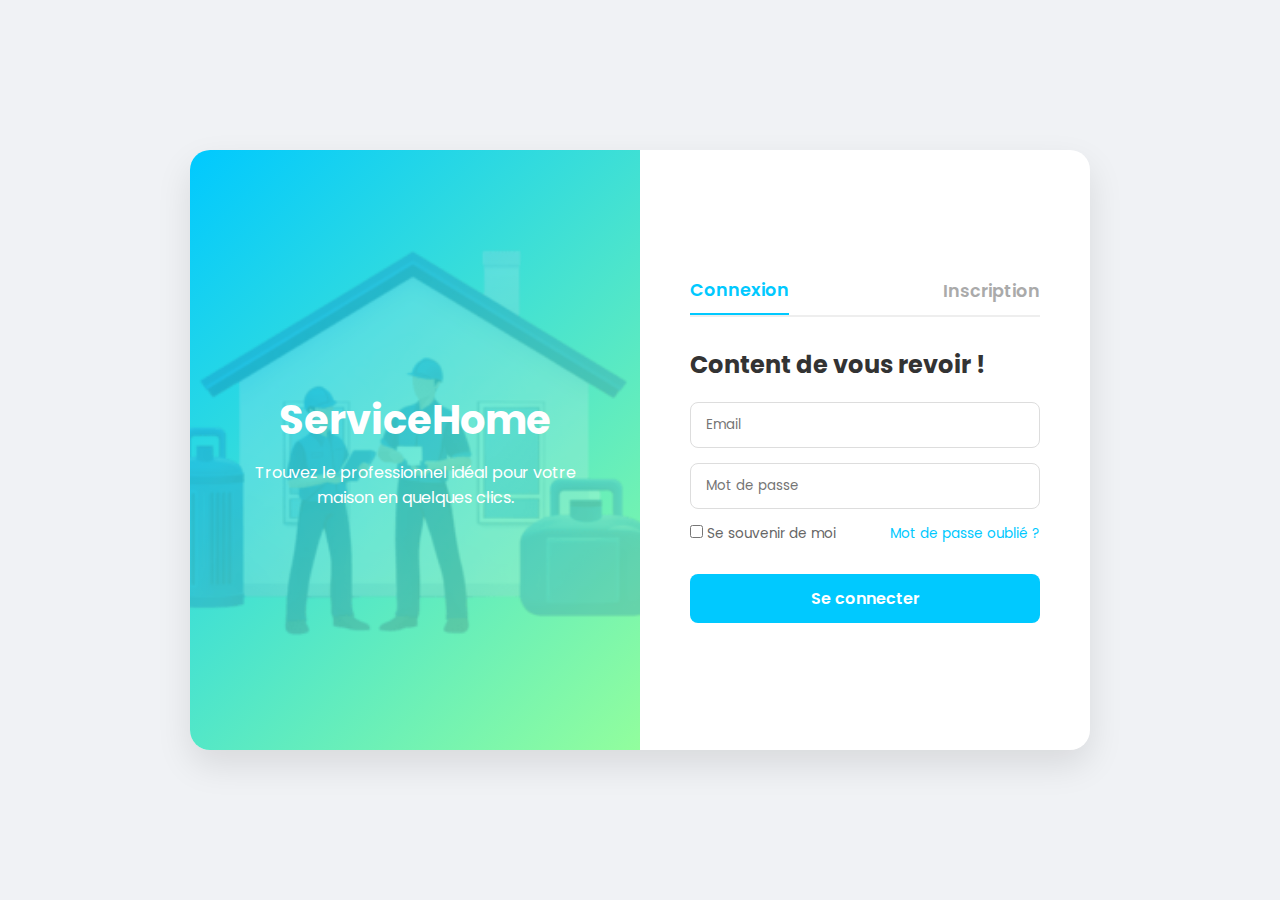
<file: front/index.html>
<!DOCTYPE html>
<html lang="fr">
<head>
    <meta charset="UTF-8">
    <meta name="viewport" content="width=device-width, initial-scale=1.0">
    <link rel="stylesheet" href="index.css">
    <link href="https://fonts.googleapis.com/css2?family=Poppins:wght@300;400;600&display=swap" rel="stylesheet">
    <title>Connexion - ServiceHome</title>
</head>
<body>

    <div class="container">
        <div class="image-section">
            <div class="text-overlay">
                <h1>ServiceHome</h1>
                <p>Trouvez le professionnel idéal pour votre maison en quelques clics.</p>
            </div>
        </div>

        <div class="form-section">
            <div class="form-wrapper">
                
                <div class="toggle-buttons">
                    <button id="loginBtn" class="active">Connexion</button>
                    <button id="registerBtn">Inscription</button>
                </div>

                <form id="loginForm" class="input-group">
                    <h2>Content de vous revoir !</h2>
                    <div class="input-box">
                        <input type="email" placeholder="Email" required>
                    </div>
                    <div class="input-box">
                        <input type="password" placeholder="Mot de passe" required>
                    </div>
                    <div class="options">
                        <label><input type="checkbox"> Se souvenir de moi</label>
                        <a href="#">Mot de passe oublié ?</a>
                    </div>
                    <button type="submit" class="submit-btn">Se connecter</button>
                </form>

                <form id="registerForm" class="input-group hidden">
                    <h2>Rejoignez la communauté</h2>
                    
                    <div class="role-selector">
                        <label class="role-radio">
                            <input type="radio" name="role" value="client" checked>
                            <span class="role-btn">Je cherche un service</span>
                        </label>
                        <label class="role-radio">
                            <input type="radio" name="role" value="provider">
                            <span class="role-btn">Je suis un Pro</span>
                        </label>
                    </div>

                    <div class="input-box">
                        <input type="text" placeholder="Nom complet" required>
                    </div>
                    <div class="input-box">
                        <input type="email" placeholder="Email" required>
                    </div>
                    <div class="input-box">
                        <input type="password" placeholder="Mot de passe" required>
                    </div>
                    <button type="submit" class="submit-btn">Créer mon compte</button>
                </form>

            </div>
        </div>
    </div>

    <script src="script.js"></script>
</body>
</html>
</file>
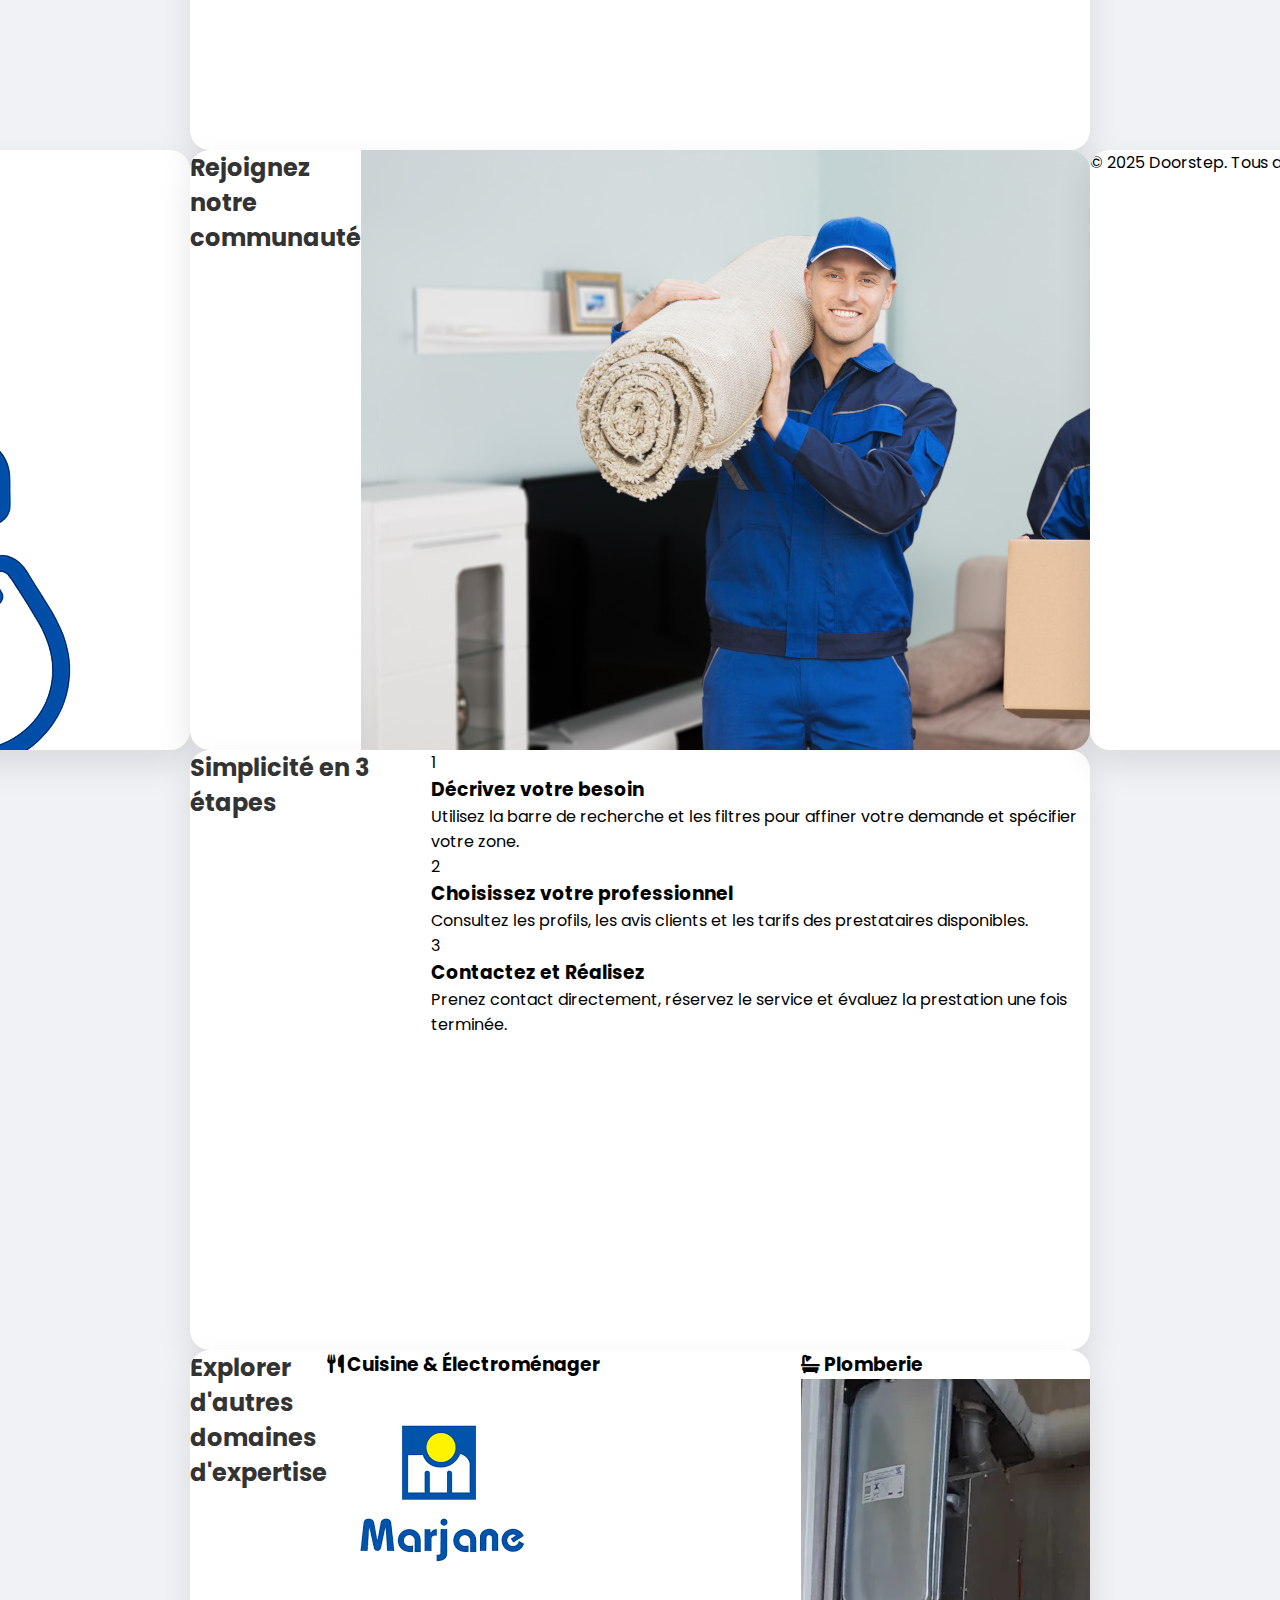
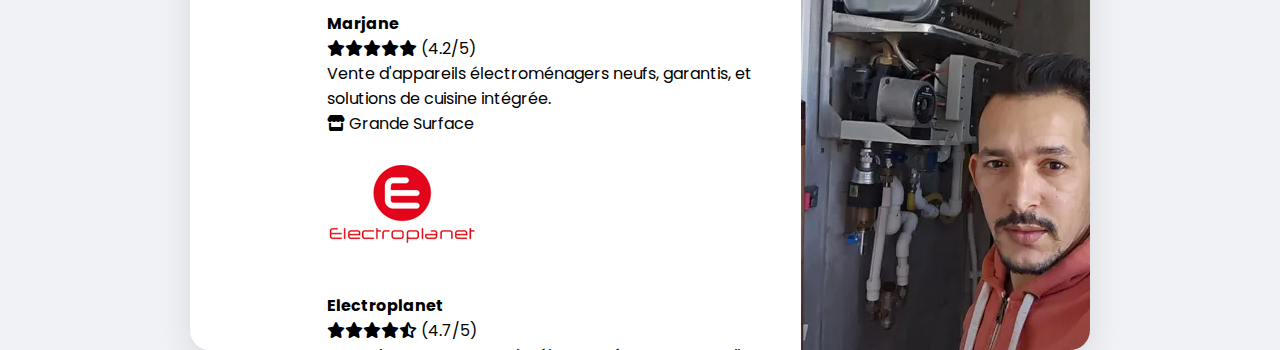
<file: frontend/index.html>
<!DOCTYPE html>
<html lang="fr">
<head>
    <meta charset="UTF-8">
    <meta name="viewport" content="width=device-width, initial-scale=1.0">
    <title>Doorstep - La Plateforme de Référence</title>
    <link rel="stylesheet" href="index.css">
    <link rel="stylesheet" href="https://cdnjs.cloudflare.com/ajax/libs/font-awesome/6.0.0-beta3/css/all.min.css">
    <link href="https://fonts.googleapis.com/css2?family=Poppins:wght@400;500;700&display=swap" rel="stylesheet">
</head>
<body>
    <header class="header">
        <div class="container">
            <div class="logo">
                <img src="images/doorsteplogo.png" class="logoprincipal">
                <h1> Doorstep</h1>
            </div>
            <nav class="nav">
                <ul>
                    <li><a href="#"><i class="fas fa-home"></i> Accueil</a></li>
                    <li><a href="#"><i class="fas fa-list-alt"></i> Catégories</a></li>
                    <li><a href="#"><i class="fas fa-info-circle"></i> À propos</a></li>
                    <li><a href="#"><i class="fas fa-envelope"></i> Contact</a></li>
                </ul>
            </nav>
            <div class="auth-buttons" id="auth-buttons">
                <a href="connexion.html" class="btn signup-btn"><i class="fas fa-sign-in-alt"></i> Connexion</a>
                <a href="inscription.html" class="btn signup-btn"><i class="fas fa-user-plus"></i> Inscription</a>
            </div>
            <div class="user-menu" id="user-menu" style="display: none;">
                <span id="user-greeting">Bonjour, Utilisateur</span>
                <a href="dashboard.html" class="btn user-btn"><i class="fas fa-user"></i> Mon Compte</a>
                <a href="#" id="logout-link" class="btn logout-btn"><i class="fas fa-sign-out-alt"></i> Déconnexion</a>
            </div>
        </div>
    </header>

    <main class="main">
        <section class="hero-search">
            <div class="container">
                <h2>Trouvez le service idéal près de chez vous, facilement.</h2>
                <p>Des milliers de professionnels qualifiés sont à portée de clic. Démarrer votre recherche :</p>
                <div class="search-bar">
                    <input type="text" placeholder="Ex: 'Plombier' ou 'Jardinage à Fez'" aria-label="Rechercher un service ou une localité">
                    <button type="submit" class="search-btn"><i class="fas fa-search"></i> Rechercher</button>
                </div>
            </div>
        </section>

        <section class="main-section icon-categories">
            <div class="container">
                <h2>Parcourez nos catégories les plus populaires</h2>
                <div class="icon-categories-grid">
                    <a href="/frontend/bricolage.html" class="icon-category-card">
                        <i class="fas fa-toolbox"></i>
                        <p>Bricolage</p>
                    </a>
                    <a href="/frontend/automobile.html" class="icon-category-card">
                        <i class="fas fa-car-side"></i>
                        <p>Automobile</p>
                    </a>
                    <a href="#" class="icon-category-card">
                        <i class="fas fa-broom"></i>
                        <p>Ménage</p>
                    </a>
                    <a href="#" class="icon-category-card">
                        <i class="fas fa-seedling"></i>
                        <p>Jardinage</p>
                    </a>
                    <a href="#" class="icon-category-card">
                        <i class="fas fa-laptop-code"></i>
                        <p>Informatique</p>
                    </a>
                    <a href="#" class="icon-category-card">
                        <i class="fas fa-paint-roller"></i>
                        <p>Peinture</p>
                    </a>
                </div>
            </div>
        </section>

        <section class="main-section signup-section-wrapper">
            <div class="container">
                <h2>Rejoignez notre communauté</h2>
                <div class="signup-section">
                    <div class="signup-card">
                        <img src="images/service.png" alt="Proposer des services" class="signup-image">
                        <div class="signup-content">
                            <h3>S'inscrire pour proposer mes services</h3>
                            <p>Développez votre clientèle. Gérez vos rendez-vous et votre réputation sur notre plateforme.</p>
                            <a href="/frontend/inscriptionprestataire.html" class="signup-btn">Devenir Prestataire <i class="fas fa-arrow-right"></i></a>
                        </div>
                    </div>
                    <div class="signup-card">
                        <img src="images/chercherService.webp" alt="Chercher des services" class="signup-image">
                        <div class="signup-content">
                            <h3>Inscription pour chercher des services</h3>
                            <p>Accédez à un réseau de confiance et trouvez rapidement des solutions fiables.</p>
                            <a href="/frontend/inscriptionclient.html" class="signup-btn">Trouver un Pro <i class="fas fa-arrow-right"></i></a>
                        </div>
                    </div>
                </div>
            </div>
        </section>

        <section class="main-section how-it-works">
            <div class="container">
                <h2>Simplicité en 3 étapes</h2>
                <div class="how-it-works-grid">
                    <div class="step-card">
                        <span class="number-circle">1</span>
                        <h3>Décrivez votre besoin</h3>
                        <p>Utilisez la barre de recherche et les filtres pour affiner votre demande et spécifier votre zone.</p>
                    </div>
                    <div class="step-card">
                        <span class="number-circle">2</span>
                        <h3>Choisissez votre professionnel</h3>
                        <p>Consultez les profils, les avis clients et les tarifs des prestataires disponibles.</p>
                    </div>
                    <div class="step-card">
                        <span class="number-circle">3</span>
                        <h3>Contactez et Réalisez</h3>
                        <p>Prenez contact directement, réservez le service et évaluez la prestation une fois terminée.</p>
                    </div>
                </div>
            </div>
        </section>


        <section class="main-section services-section">
            <div class="container">
                <h2>Explorer d'autres domaines d'expertise</h2>

                <div class="service-category">
                    <h3><i class="fas fa-utensils"></i> Cuisine & Électroménager</h3>
                    <div class="professional-listing-wrapper">
                        
                        <div class="professional-listing">
                            <img src="images/logoMarjane.png" alt="Photo Marjane" class="pro-photo-placeholder">
                            <div class="pro-details">
                                <div class="pro-header">
                                    <h4>Marjane</h4>
                                    <div class="rating">
                                        <i class="fas fa-star yellow"></i><i class="fas fa-star yellow"></i><i class="fas fa-star yellow"></i><i class="fas fa-star yellow"></i><i class="fas fa-star gray"></i>
                                        <span>(4.2/5)</span>
                                    </div>
                                </div>
                                <p class="pro-description">Vente d'appareils électroménagers neufs, garantis, et solutions de cuisine intégrée.</p>
                                <span class="pro-tag"><i class="fas fa-store"></i> Grande Surface</span>
                            </div>
                        </div>
                        
                        <div class="professional-listing">
                            <img src="images/logoElectroplanet.png" alt="Photo Electroplanet" class="pro-photo-placeholder">
                            <div class="pro-details">
                                <div class="pro-header">
                                    <h4>Electroplanet</h4>
                                    <div class="rating">
                                        <i class="fas fa-star yellow"></i><i class="fas fa-star yellow"></i><i class="fas fa-star yellow"></i><i class="fas fa-star yellow"></i><i class="fas fa-star-half-alt yellow"></i>
                                        <span>(4.7/5)</span>
                                    </div>
                                </div>
                                <p class="pro-description">Expertise en gros et petits électroménagers. Conseils personnalisés et SAV spécialisé.</p>
                                <span class="pro-tag"><i class="fas fa-wrench"></i> SAV & Garantie</span>
                            </div>
                        </div>

                        <div class="professional-listing">
                            <img src="images/aliReparateur.webp" alt="Photo Réparateur Ali" class="pro-photo-placeholder">
                            <div class="pro-details">
                                <div class="pro-header">
                                    <h4>Réparateur Ali</h4>
                                    <div class="rating">
                                        <i class="fas fa-star yellow"></i><i class="fas fa-star yellow"></i><i class="fas fa-star yellow"></i><i class="fas fa-star gray"></i><i class="fas fa-star gray"></i>
                                        <span>(3.1/5)</span>
                                    </div>
                                </div>
                                <p class="pro-description">Réparation de fours, cuisinières et petits appareils. Service rapide à domicile sur Rabat.</p>
                                <span class="pro-tag"><i class="fas fa-tools"></i> Réparation à Domicile</span>
                            </div>
                        </div>

                        <div class="professional-listing">
                            <img src="images/kitchenDesign.png" alt="Photo Kitchen Design" class="pro-photo-placeholder">
                            <div class="pro-details">
                                <div class="pro-header">
                                    <h4>Kitchen Design Pro</h4>
                                    <div class="rating">
                                        <i class="fas fa-star yellow"></i><i class="fas fa-star yellow"></i><i class="fas fa-star yellow"></i><i class="fas fa-star yellow"></i><i class="fas fa-star-half-alt yellow"></i>
                                        <span>(4.5/5)</span>
                                    </div>
                                </div>
                                <p class="pro-description">Conception et installation de cuisines intégrées modernes et sur mesure (Casablanca).</p>
                                <span class="pro-tag"><i class="fas fa-drafting-compass"></i> Sur Mesure</span>
                            </div>
                        </div>
                        
                    </div>
                </div>

                <div class="service-category">
                    <h3><i class="fas fa-bath"></i> Plomberie</h3>
                    <div class="professional-listing-wrapper">
                        
                        <div class="professional-listing">
                            <img src="images/plombierHicham.png" alt="Photo Hicham" class="pro-photo-placeholder">
                            <div class="pro-details">
                                <div class="pro-header">
                                    <h4>Plombier Hicham (Casablanca)</h4>
                                    <div class="rating">
                                        <i class="fas fa-star yellow"></i><i class="fas fa-star yellow"></i><i class="fas fa-star yellow"></i><i class="fas fa-star yellow"></i><i class="fas fa-star yellow"></i>
                                        <span>(5.0/5)</span>
                                    </div>
                                </div>
                                <p class="pro-description">Dépannage d'urgence 24/7. Installation et réparation de chauffe-eau, sanitaires et fuites.</p>
                                <span class="pro-tag"><i class="fas fa-shield-alt"></i> Urgence 24h/24</span>
                            </div>
                        </div>
                        
                        <div class="professional-listing">
                            <img src="images/hydraprolLogo.png" alt="Photo HydraPro Maroc" class="pro-photo-placeholder">
                            <div class="pro-details">
                                <div class="pro-header">
                                    <h4>HydraPro Maroc</h4>
                                    <div class="rating">
                                        <i class="fas fa-star yellow"></i><i class="fas fa-star yellow"></i><i class="fas fa-star yellow"></i><i class="fas fa-star-half-alt yellow"></i><i class="fas fa-star gray"></i>
                                        <span>(3.8/5)</span>
                                    </div>
                                </div>
                                <p class="pro-description">Spécialiste en rénovation de salle de bain et installation de systèmes d'irrigation.</p>
                                <span class="pro-tag"><i class="fas fa-globe"></i> Rénovation</span>
                            </div>
                        </div>

                        <div class="professional-listing">
                            <img src="images/maalemMounir.png" alt="Photo Maalem Mounir" class="pro-photo-placeholder">
                            <div class="pro-details">
                                <div class="pro-header">
                                    <h4>Maalem Mounir (Marrakech)</h4>
                                    <div class="rating">
                                        <i class="fas fa-star yellow"></i><i class="fas fa-star yellow"></i><i class="fas fa-star yellow"></i><i class="fas fa-star yellow"></i><i class="fas fa-star gray"></i>
                                        <span>(4.1/5)</span>
                                    </div>
                                </div>
                                <p class="pro-description">Plomberie traditionnelle et moderne. Travaux d'assainissement et débouchage canalisation.</p>
                                <span class="pro-tag"><i class="fas fa-city"></i> Traditionnel</span>
                            </div>
                        </div>
                        
                        <div class="professional-listing">
                            <img src="images/TopFuiteDétection.png" alt="Photo Top Fuite" class="pro-photo-placeholder">
                            <div class="pro-details">
                                <div class="pro-header">
                                    <h4>Top Fuite Détection</h4>
                                    <div class="rating">
                                        <i class="fas fa-star yellow"></i><i class="fas fa-star yellow"></i><i class="fas fa-star yellow"></i><i class="fas fa-star-half-alt yellow"></i><i class="fas fa-star gray"></i>
                                        <span>(3.6/5)</span>
                                    </div>
                                </div>
                                <p class="pro-description">Détection de fuites non destructives et intervention rapide dans la région de Tanger.</p>
                                <span class="pro-tag"><i class="fas fa-tint"></i> Détection Fuite</span>
                            </div>
                        </div>
                        
                    </div>
                </div>

                <div class="service-category">
                    <h3><i class="fas fa-bolt"></i> Électricité</h3>
                    <div class="professional-listing-wrapper">
                        
                        <div class="professional-listing">
                            <img src="images/electraService.png" alt="Photo Electra Service Rapide" class="pro-photo-placeholder">
                            <div class="pro-details">
                                <div class="pro-header">
                                    <h4>Electra Service Rapide</h4>
                                    <div class="rating">
                                        <i class="fas fa-star yellow"></i><i class="fas fa-star yellow"></i><i class="fas fa-star yellow"></i><i class="fas fa-star yellow"></i><i class="fas fa-star-half-alt yellow"></i>
                                        <span>(4.6/5)</span>
                                    </div>
                                </div>
                                <p class="pro-description">Mise aux normes électriques (Certificat Consuel), dépannage rapide et installation de domotique.</p>
                                <span class="pro-tag"><i class="fas fa-certificate"></i> Certifié</span>
                            </div>
                        </div>

                        <div class="professional-listing">
                            <img src="images/filiereelectro.png" alt="Photo Filiere Electricite" class="pro-photo-placeholder">
                            <div class="pro-details">
                                <div class="pro-header">
                                    <h4>Filière Électricité</h4>
                                    <div class="rating">
                                        <i class="fas fa-star yellow"></i><i class="fas fa-star yellow"></i><i class="fas fa-star yellow"></i><i class="fas fa-star yellow"></i><i class="fas fa-star gray"></i>
                                        <span>(4.0/5)</span>
                                    </div>
                                </div>
                                <p class="pro-description">Installations complètes pour bâtiments neufs et rénovation lourde. Devis sur plan.</p>
                                <span class="pro-tag"><i class="fas fa-building"></i> Neuf & Rénovation</span>
                            </div>
                        </div>

                        <div class="professional-listing">
                            <img src="images/solar.png" alt="Photo Solar Power" class="pro-photo-placeholder">
                            <div class="pro-details">
                                <div class="pro-header">
                                    <h4>Solar Power Maroc</h4>
                                    <div class="rating">
                                        <i class="fas fa-star yellow"></i><i class="fas fa-star yellow"></i><i class="fas fa-star yellow"></i><i class="fas fa-star yellow"></i><i class="fas fa-star yellow"></i>
                                        <span>(4.9/5)</span>
                                    </div>
                                </div>
                                <p class="pro-description">Installation et maintenance de panneaux solaires résidentiels et industriels.</p>
                                <span class="pro-tag"><i class="fas fa-solar-panel"></i> Énergie Solaire</span>
                            </div>
                        </div>

                        <div class="professional-listing">
                            <img src="images/lahcenElecto.png" alt="Photo Dépannage Lahcen" class="pro-photo-placeholder">
                            <div class="pro-details">
                                <div class="pro-header">
                                    <h4>Dépannage Lahcen</h4>
                                    <div class="rating">
                                        <i class="fas fa-star yellow"></i><i class="fas fa-star yellow"></i><i class="fas fa-star yellow"></i><i class="fas fa-star gray"></i><i class="fas fa-star gray"></i>
                                        <span>(3.2/5)</span>
                                    </div>
                                </div>
                                <p class="pro-description">Petits travaux, changement de prises, fusibles et éclairage. Opère sur Agadir.</p>
                                <span class="pro-tag"><i class="fas fa-lightbulb"></i> Petits Travaux</span>
                            </div>
                        </div>
                        
                    </div>
                </div>
            </div>
        </section>
    </main>

    <footer class="footer">
        <div class="container">
            <p>&copy; 2025 Doorstep. Tous droits réservés. Propulsé par la communauté.</p>
            <ul>
                <li><a href="../privacy.html">Politique de confidentialité</a></li>
                <li><a href="#">Conditions d'utilisation</a></li>
                <li><a href="#">Aide et Support</a></li>
            </ul>
        </div>
    </footer>

    <script>
        // Vérifier si l'utilisateur est connecté
        const token = localStorage.getItem('token');
        const user = JSON.parse(localStorage.getItem('user') || '{}');

        if (token && user.name) {
            // Utilisateur connecté : afficher le menu utilisateur
            document.getElementById('auth-buttons').style.display = 'none';
            document.getElementById('user-menu').style.display = 'flex';
            document.getElementById('user-greeting').textContent = `Bonjour, ${user.name}`;
        } else {
            // Utilisateur non connecté : afficher les boutons connexion/inscription
            document.getElementById('auth-buttons').style.display = 'flex';
            document.getElementById('user-menu').style.display = 'none';
        }

        // Gestion de la déconnexion
        document.getElementById('logout-link').addEventListener('click', (e) => {
            e.preventDefault();
            localStorage.removeItem('token');
            localStorage.removeItem('user');
            location.reload();
        });
    </script>
</body>
</html>
</file>
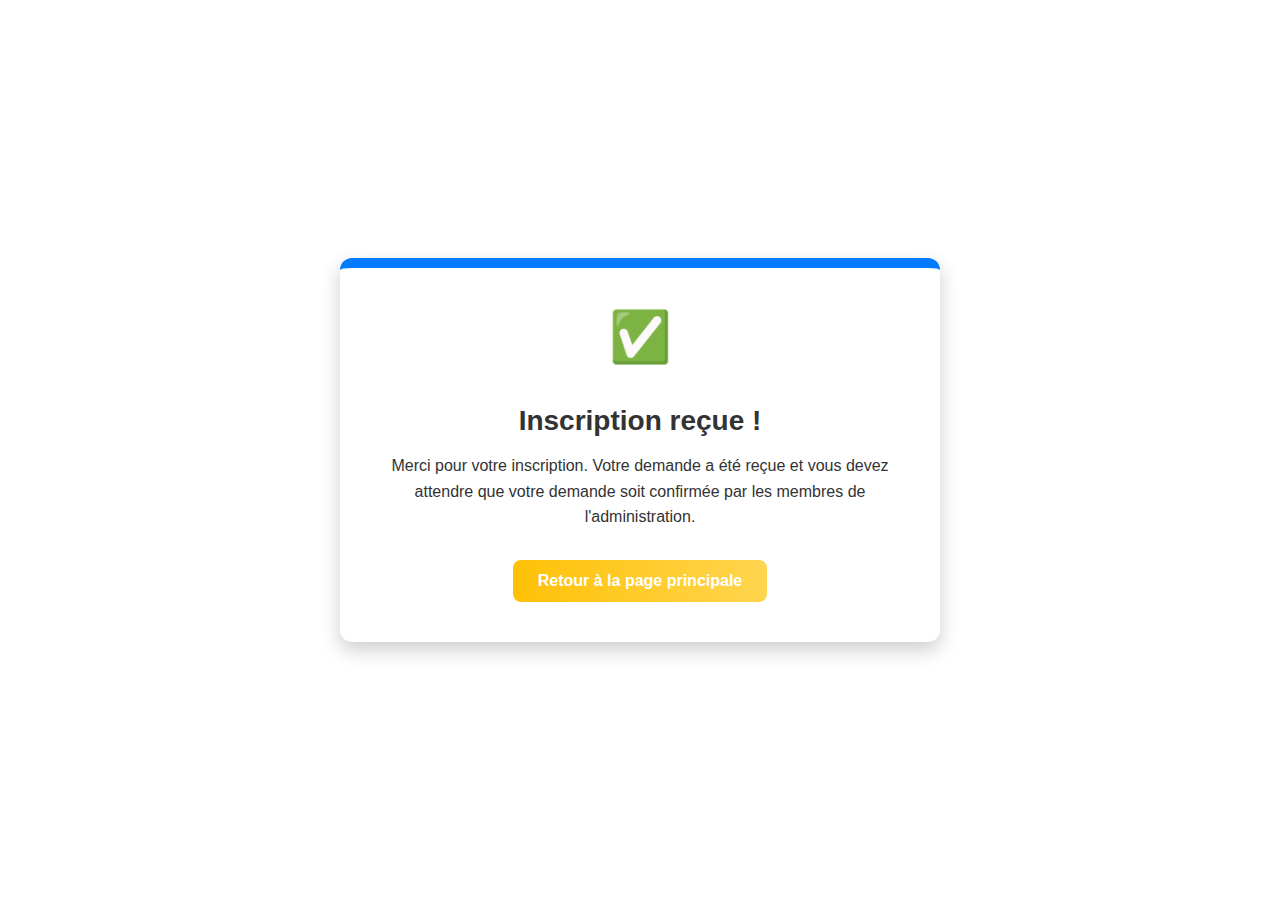
<file: AfterInscription.html>
<!DOCTYPE html>
<html lang="en">
<head>
    <meta charset="UTF-8">
    <meta name="viewport" content="width=device-width, initial-scale=1.0">
    <title>Document</title>
    <link rel="stylesheet" href="./AfterInscription.css">
</head>
<body>
    
     <div class="confirmation-container">
        <div class="emoji">✅</div>
        <h1>Inscription reçue !</h1>
        <p>Merci pour votre inscription. Votre demande a été reçue et vous devez attendre que votre demande soit confirmée par les membres de l'administration.</p>
        <a href="frontend/index.html" class="btn">Retour à la page principale</a>
    </div>
</body>
</html>
</file>
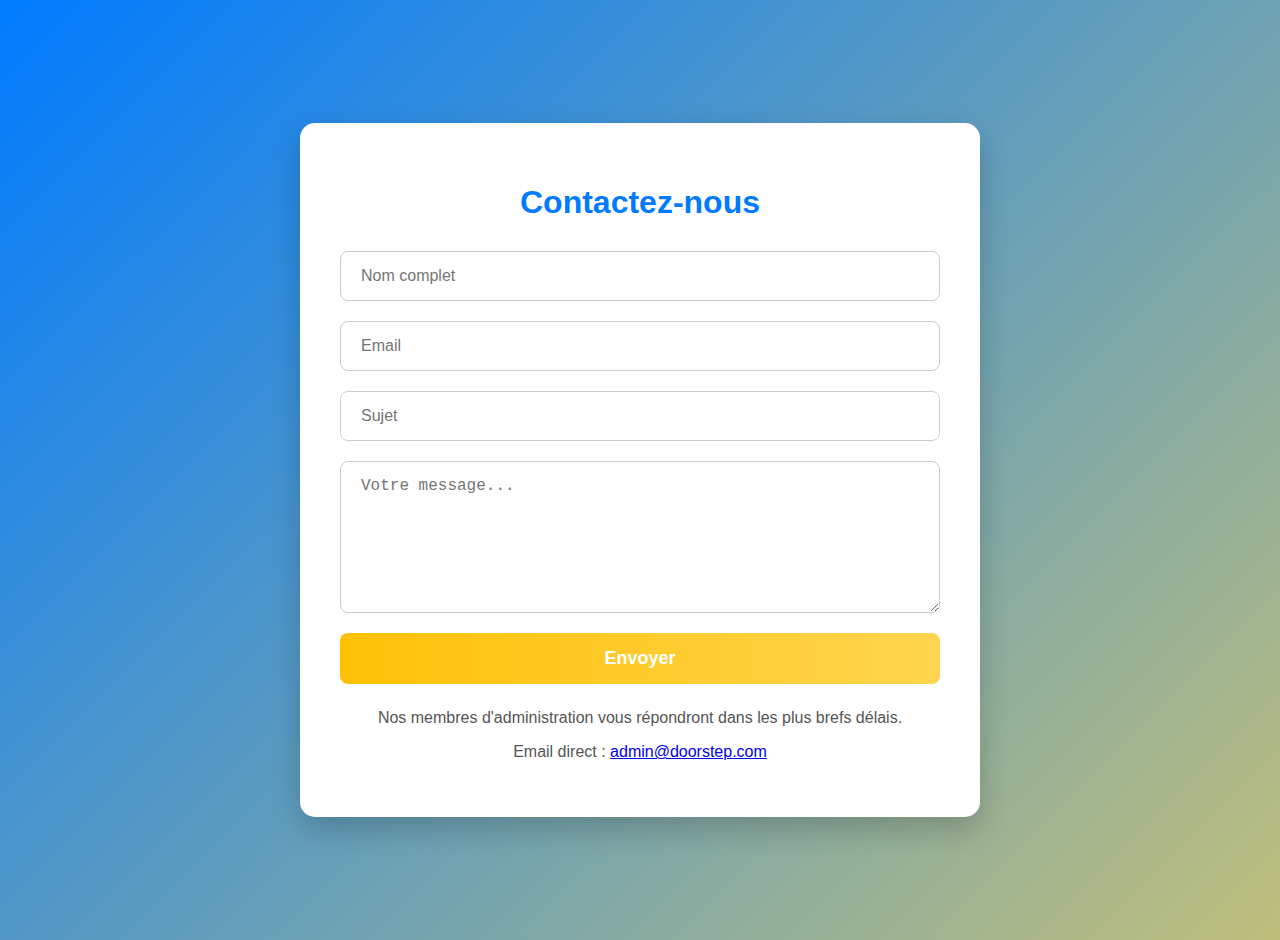
<file: contactUS.html>
<!DOCTYPE html>
<html lang="en">
<head>
    <meta charset="UTF-8">
    <meta name="viewport" content="width=device-width, initial-scale=1.0">
    <title>Document</title>
    <link rel="stylesheet" href="./contactUS.css">
</head>
<body>
    <div class="contact-container">
    <h1>Contactez-nous</h1>
    <form>
        <input type="text" placeholder="Nom complet" required>
        <input type="email" placeholder="Email" required>
        <input type="text" placeholder="Sujet" required>
        <textarea placeholder="Votre message..." required></textarea>
        <button type="submit" class="btn">Envoyer</button>
    </form>
    <div class="contact-info">
        <p>Nos membres d'administration vous répondront dans les plus brefs délais.</p>
        <p>Email direct : <a href="mailto:ichraqouajih102005@gamil.com">admin@doorstep.com</a></p>
    </div>
</div>

</body>
</html>
</file>
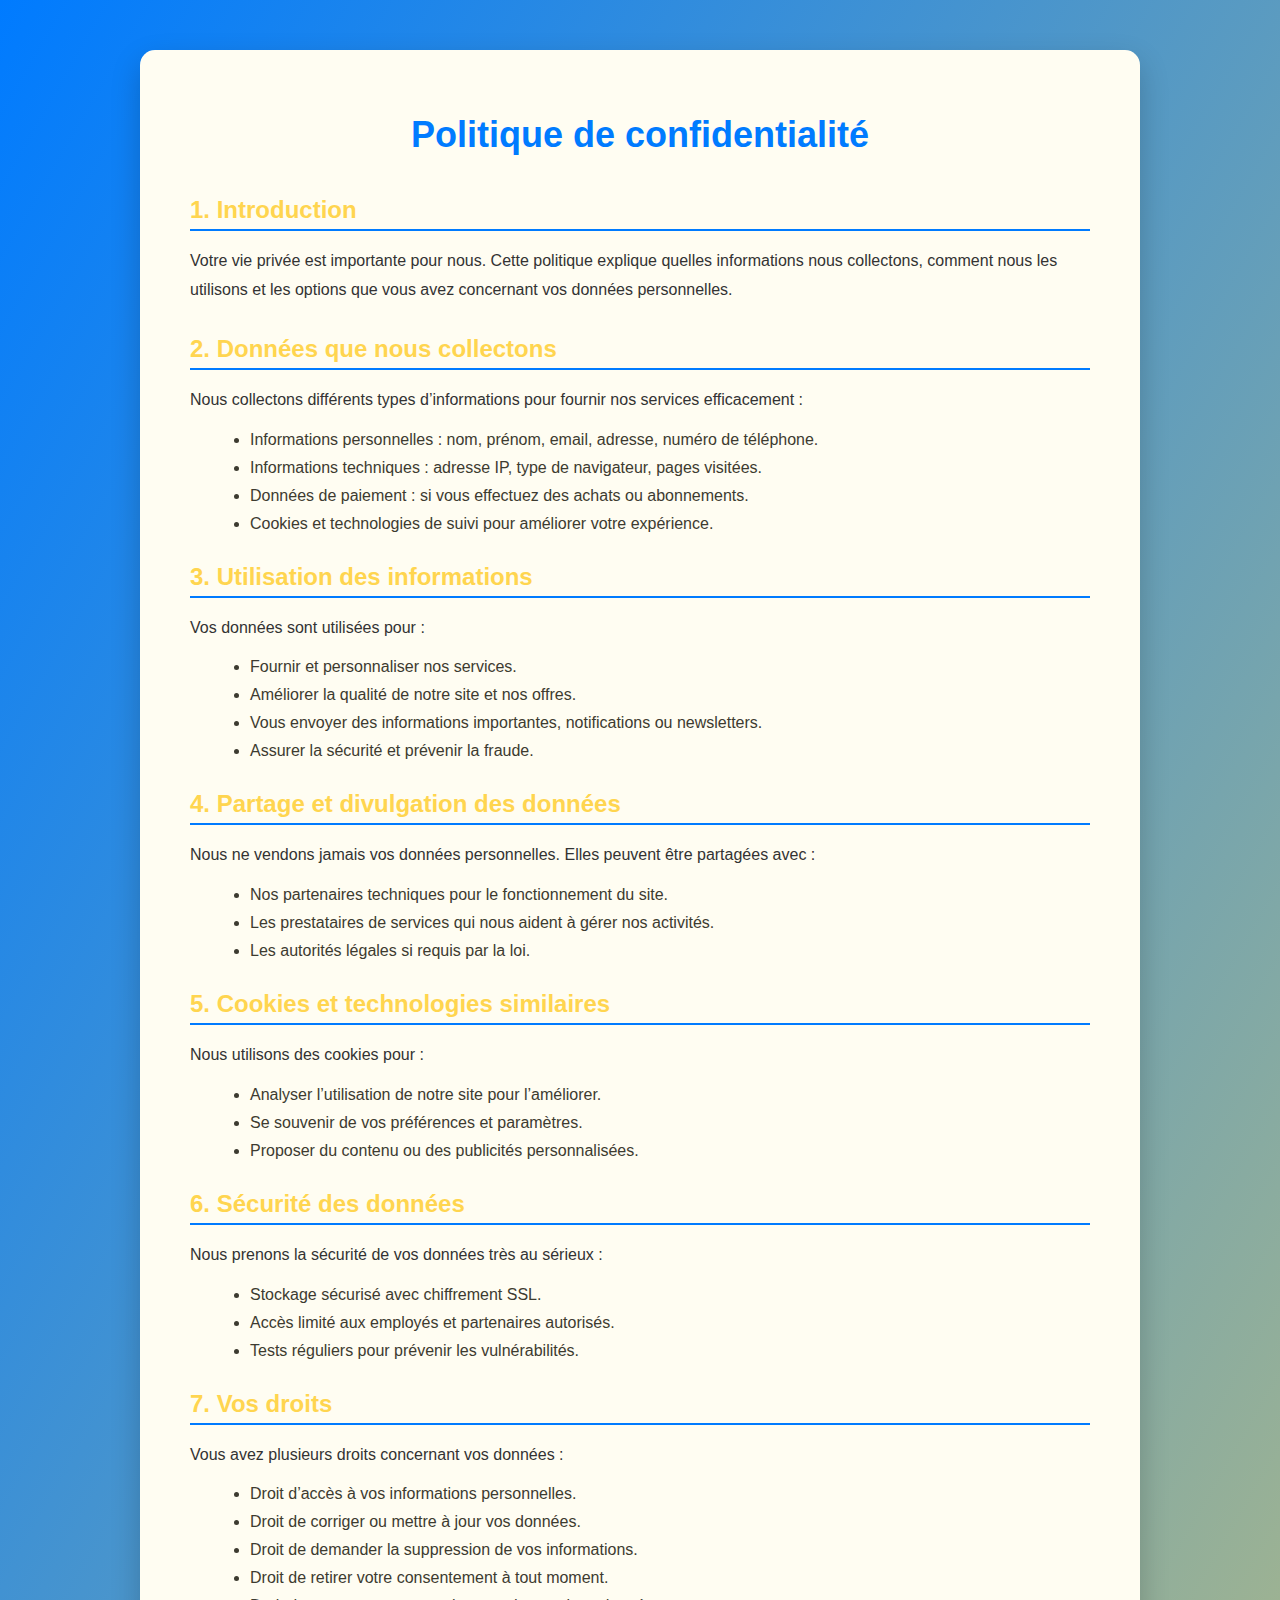
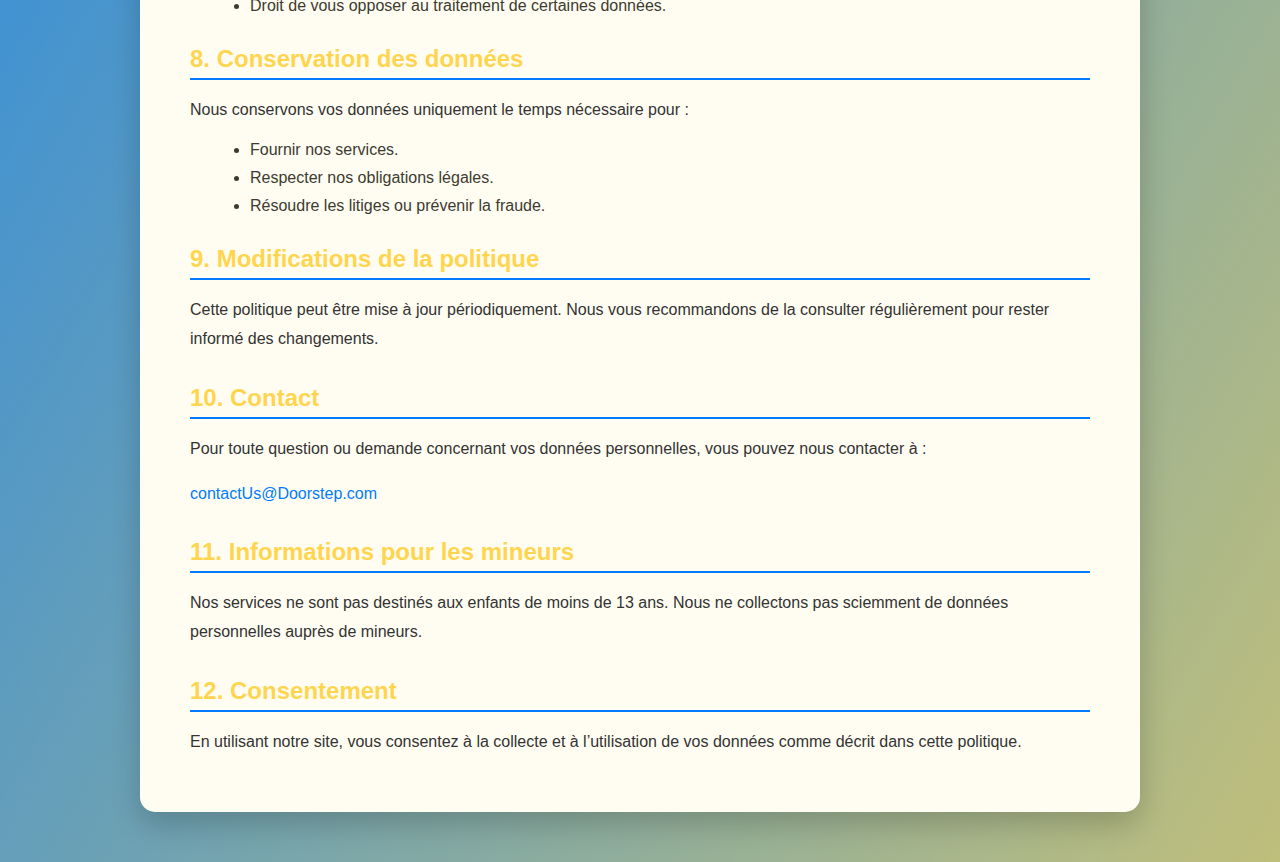
<file: privacy.html>
<!DOCTYPE html>
<html lang="en">
<head>
    <meta charset="UTF-8">
    <meta name="viewport" content="width=device-width, initial-scale=1.0">
    <title>Document</title>
    <link rel="stylesheet" href="./privacy.css">
</head>
<body>
    <div class="container">
    <h1>Politique de confidentialité</h1>

    <h2>1. Introduction</h2>
    <p>Votre vie privée est importante pour nous. Cette politique explique quelles informations nous collectons, comment nous les utilisons et les options que vous avez concernant vos données personnelles.</p>

    <h2>2. Données que nous collectons</h2>
    <p>Nous collectons différents types d’informations pour fournir nos services efficacement :</p>
    <ul>
        <li>Informations personnelles : nom, prénom, email, adresse, numéro de téléphone.</li>
        <li>Informations techniques : adresse IP, type de navigateur, pages visitées.</li>
        <li>Données de paiement : si vous effectuez des achats ou abonnements.</li>
        <li>Cookies et technologies de suivi pour améliorer votre expérience.</li>
    </ul>

    <h2>3. Utilisation des informations</h2>
    <p>Vos données sont utilisées pour :</p>
    <ul>
        <li>Fournir et personnaliser nos services.</li>
        <li>Améliorer la qualité de notre site et nos offres.</li>
        <li>Vous envoyer des informations importantes, notifications ou newsletters.</li>
        <li>Assurer la sécurité et prévenir la fraude.</li>
    </ul>

    <h2>4. Partage et divulgation des données</h2>
    <p>Nous ne vendons jamais vos données personnelles. Elles peuvent être partagées avec :</p>
    <ul>
        <li>Nos partenaires techniques pour le fonctionnement du site.</li>
        <li>Les prestataires de services qui nous aident à gérer nos activités.</li>
        <li>Les autorités légales si requis par la loi.</li>
    </ul>

    <h2>5. Cookies et technologies similaires</h2>
    <p>Nous utilisons des cookies pour :</p>
    <ul>
        <li>Analyser l’utilisation de notre site pour l’améliorer.</li>
        <li>Se souvenir de vos préférences et paramètres.</li>
        <li>Proposer du contenu ou des publicités personnalisées.</li>
    </ul>

    <h2>6. Sécurité des données</h2>
    <p>Nous prenons la sécurité de vos données très au sérieux :</p>
    <ul>
        <li>Stockage sécurisé avec chiffrement SSL.</li>
        <li>Accès limité aux employés et partenaires autorisés.</li>
        <li>Tests réguliers pour prévenir les vulnérabilités.</li>
    </ul>

    <h2>7. Vos droits</h2>
    <p>Vous avez plusieurs droits concernant vos données :</p>
    <ul>
        <li>Droit d’accès à vos informations personnelles.</li>
        <li>Droit de corriger ou mettre à jour vos données.</li>
        <li>Droit de demander la suppression de vos informations.</li>
        <li>Droit de retirer votre consentement à tout moment.</li>
        <li>Droit de vous opposer au traitement de certaines données.</li>
    </ul>

    <h2>8. Conservation des données</h2>
    <p>Nous conservons vos données uniquement le temps nécessaire pour :</p>
    <ul>
        <li>Fournir nos services.</li>
        <li>Respecter nos obligations légales.</li>
        <li>Résoudre les litiges ou prévenir la fraude.</li>
    </ul>

    <h2>9. Modifications de la politique</h2>
    <p>Cette politique peut être mise à jour périodiquement. Nous vous recommandons de la consulter régulièrement pour rester informé des changements.</p>

    <h2>10. Contact</h2>
    <p>Pour toute question ou demande concernant vos données personnelles, vous pouvez nous contacter à :</p>
    <p><a href="frontend/index.html">contactUs@Doorstep.com</a></p>

    <h2>11. Informations pour les mineurs</h2>
    <p>Nos services ne sont pas destinés aux enfants de moins de 13 ans. Nous ne collectons pas sciemment de données personnelles auprès de mineurs.</p>

    <h2>12. Consentement</h2>
    <p>En utilisant notre site, vous consentez à la collecte et à l’utilisation de vos données comme décrit dans cette politique.</p>
</div>
</body>
</html>
</file>
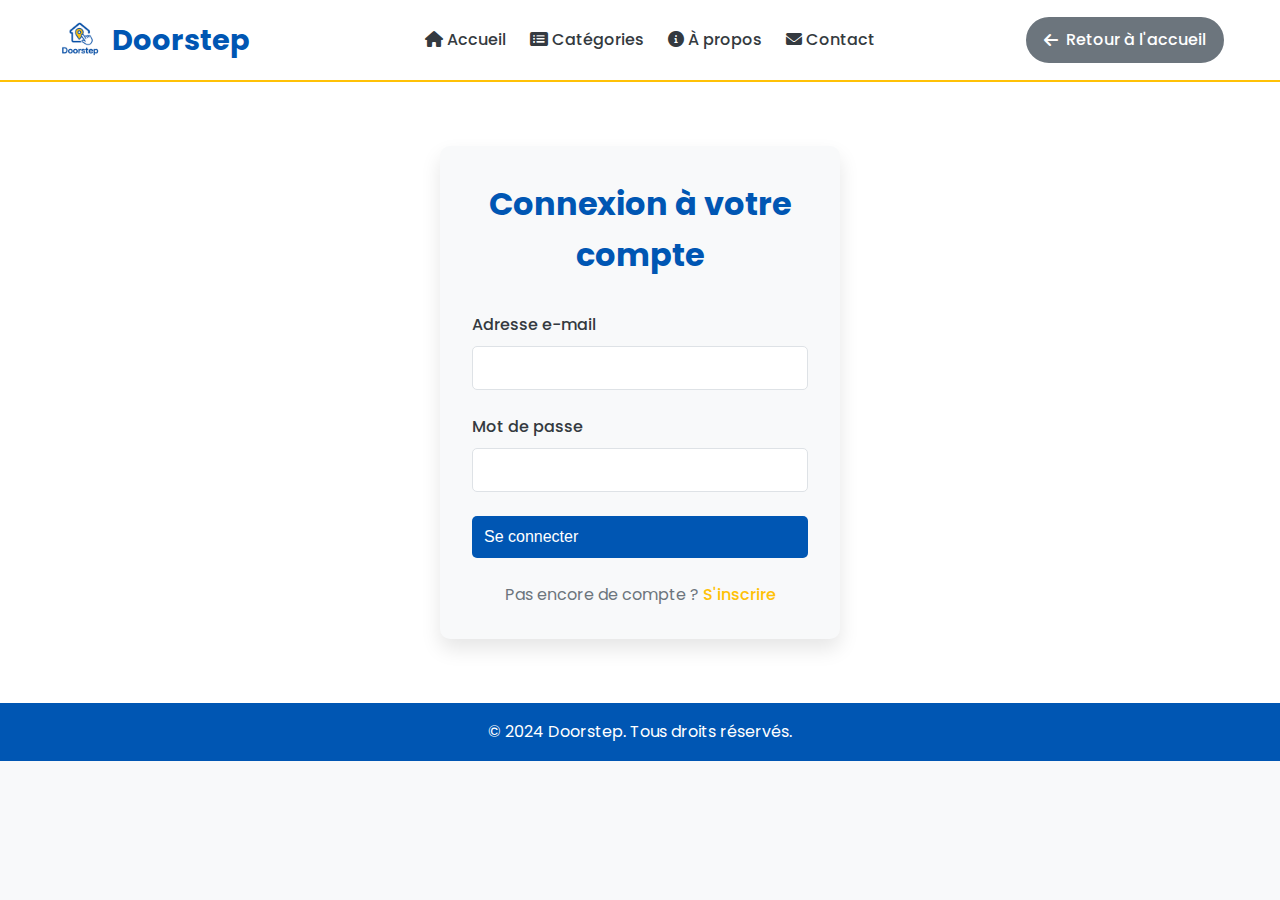
<file: frontend/connexion.html>
<!DOCTYPE html>
<html lang="fr">
<head>
    <meta charset="UTF-8">
    <meta name="viewport" content="width=device-width, initial-scale=1.0">
    <title>Connexion - Doorstep</title>
    <link rel="stylesheet" href="connexion.css">
    <link rel="stylesheet" href="https://cdnjs.cloudflare.com/ajax/libs/font-awesome/6.0.0-beta3/css/all.min.css">
    <link href="https://fonts.googleapis.com/css2?family=Poppins:wght@400;500;700&display=swap" rel="stylesheet">
</head>
<body>
    <header class="header">
        <div class="container">
            <div class="logo">
                <img src="images/doorsteplogo.png" class="logoprincipal">
                <h1> Doorstep</h1>
            </div>
            <nav class="nav">
                <ul>
                    <li><a href="index.html"><i class="fas fa-home"></i> Accueil</a></li>
                    <li><a href="#"><i class="fas fa-list-alt"></i> Catégories</a></li>
                    <li><a href="#"><i class="fas fa-info-circle"></i> À propos</a></li>
                    <li><a href="#"><i class="fas fa-envelope"></i> Contact</a></li>
                </ul>
            </nav>
            <div class="back-button">
                <a href="index.html" class="btn back-btn"><i class="fas fa-arrow-left"></i> Retour à l'accueil</a>
            </div>
        </div>
    </header>

    <main class="main">
        <section class="login-section">
            <div class="container">
                <div class="login-form">
                    <h2>Connexion à votre compte</h2>
                    <form action="#" method="post">
                        <div class="form-group">
                            <label for="email">Adresse e-mail</label>
                            <input type="email" id="email" name="email" required>
                        </div>
                        <div class="form-group">
                            <label for="password">Mot de passe</label>
                            <input type="password" id="password" name="password" required>
                        </div>
                        <button type="submit" class="btn login-btn">Se connecter</button>
                    </form>
                    <p class="signup-link">Pas encore de compte ? <a href="inscription.html">S'inscrire</a></p>
                </div>
            </div>
        </section>
    </main>

    <footer class="footer">
        <div class="container">
            <p>&copy; 2024 Doorstep. Tous droits réservés.</p>
        </div>
    </footer>

    <script>
        document.querySelector('.login-form form').addEventListener('submit', async (e) => {
            e.preventDefault();
            const email = document.getElementById('email').value;
            const password = document.getElementById('password').value;

            try {
                const response = await fetch('http://localhost:4000/api/login', {
                    method: 'POST',
                    headers: { 'Content-Type': 'application/json' },
                    body: JSON.stringify({ email, password })
                });
                const data = await response.json();
                if (response.ok) {
                    localStorage.setItem('token', data.token);
                    localStorage.setItem('user', JSON.stringify(data.user));
                    alert('Connexion réussie !');
                    window.location.href = 'dashboard.html';
                } else {
                    alert(data.message);
                }
            } catch (err) {
                alert('Erreur de connexion');
            }
        });
    </script>
</body>
</html>
</file>
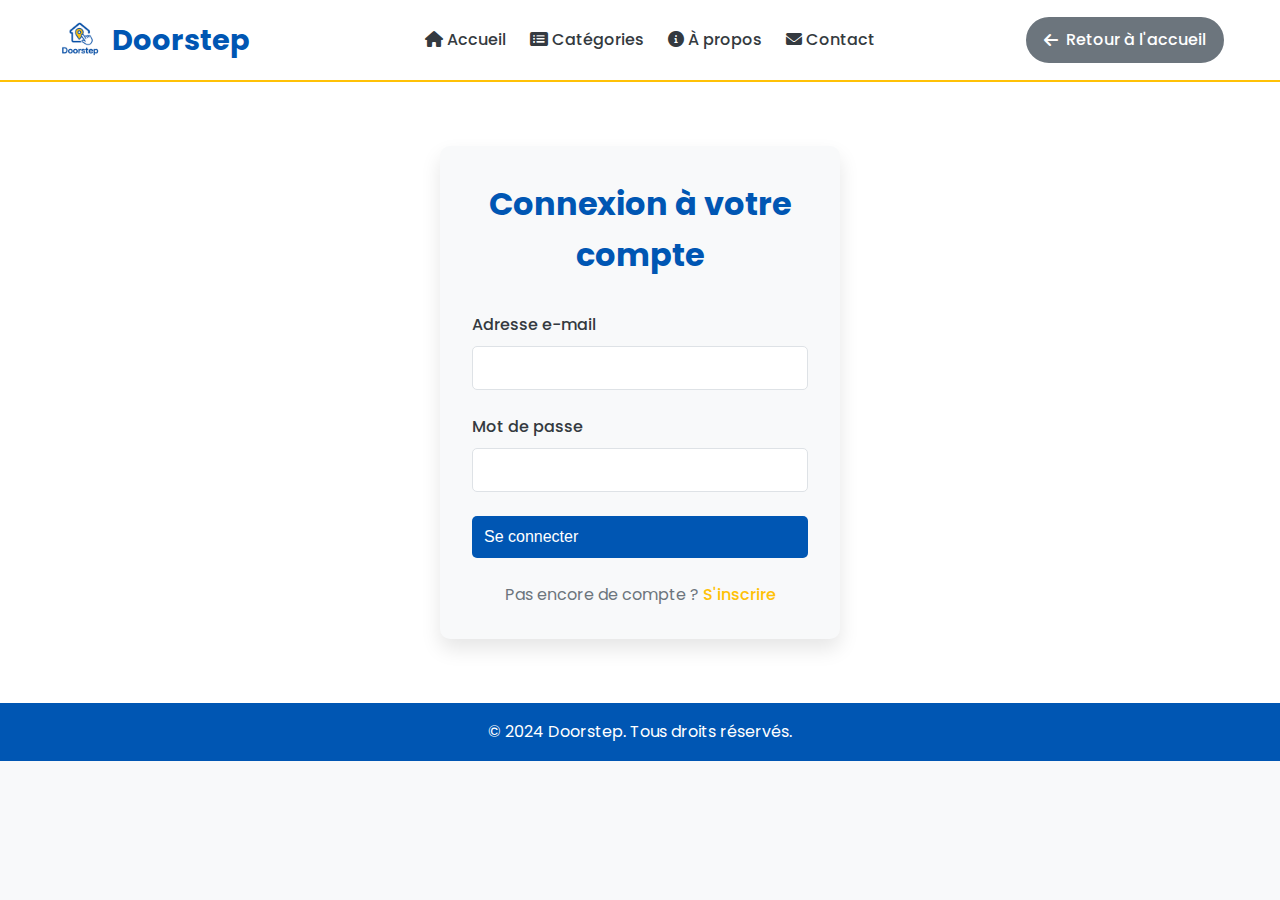
<file: frontend/dashboard.html>
<!DOCTYPE html>
<html lang="fr">
<head>
    <meta charset="UTF-8">
    <meta name="viewport" content="width=device-width, initial-scale=1.0">
    <title>Mon Compte - Doorstep</title>
    <link rel="stylesheet" href="dashboard.css">
    <link rel="stylesheet" href="https://cdnjs.cloudflare.com/ajax/libs/font-awesome/6.0.0-beta3/css/all.min.css">
    <link href="https://fonts.googleapis.com/css2?family=Poppins:wght@400;500;700&display=swap" rel="stylesheet">
</head>
<body>
    <header class="header">
        <div class="container">
            <div class="logo">
                <img src="images/doorsteplogo.png" class="logoprincipal">
                <h1> Doorstep</h1>
            </div>
            <nav class="nav">
                <ul>
                    <li><a href="index.html"><i class="fas fa-home"></i> Accueil</a></li>
                    <li><a href="dashboard.html"><i class="fas fa-tachometer-alt"></i> Mon Compte</a></li>
                    <li><a href="#" id="logout-link"><i class="fas fa-sign-out-alt"></i> Déconnexion</a></li>
                </ul>
            </nav>
        </div>
    </header>

    <main class="main">
        <section class="dashboard-section">
            <div class="container">
                <div class="dashboard-header">
                    <h2><i class="fas fa-user-circle"></i> Bienvenue, <span id="user-name">Utilisateur</span></h2>
                    <p id="user-type">Type de compte : <span id="account-type">Client</span></p>
                </div>

                <div class="dashboard-grid">
                    <!-- Section Profil -->
                    <div class="dashboard-card">
                        <h3><i class="fas fa-user-edit"></i> Mon Profil</h3>
                        <div class="profile-info">
                            <p><strong>Email :</strong> <span id="user-email">email@example.com</span></p>
                            <p><strong>Téléphone :</strong> <span id="user-phone">Non spécifié</span></p>
                            <p><strong>Ville :</strong> <span id="user-city">Non spécifiée</span></p>
                            <p><strong>Statut :</strong> <span id="user-status">Actif</span></p>
                        </div>
                        <button class="btn edit-btn"><i class="fas fa-edit"></i> Modifier Profil</button>
                    </div>

                    <!-- Section Actions selon le type -->
                    <div class="dashboard-card" id="actions-card">
                        <h3><i class="fas fa-tasks"></i> Mes Actions</h3>
                        <div id="client-actions" class="actions-list" style="display: none;">
                            <a href="#" class="action-link"><i class="fas fa-search"></i> Rechercher un service</a>
                            <a href="#" class="action-link"><i class="fas fa-history"></i> Mes commandes</a>
                            <a href="#" class="action-link"><i class="fas fa-star"></i> Mes favoris</a>
                            <a href="#" class="action-link"><i class="fas fa-comments"></i> Mes messages</a>
                        </div>
                        <div id="prestataire-actions" class="actions-list" style="display: none;">
                            <a href="#" class="action-link"><i class="fas fa-plus-circle"></i> Ajouter un service</a>
                            <a href="#" class="action-link"><i class="fas fa-list-alt"></i> Mes services</a>
                            <a href="#" class="action-link"><i class="fas fa-calendar-alt"></i> Mes rendez-vous</a>
                            <a href="#" class="action-link"><i class="fas fa-chart-line"></i> Statistiques</a>
                        </div>
                        <div id="admin-actions" class="actions-list" style="display: none;">
                            <a href="#" class="action-link"><i class="fas fa-users"></i> Gérer les utilisateurs</a>
                            <a href="#" class="action-link"><i class="fas fa-user-check"></i> Valider prestataires</a>
                            <a href="#" class="action-link"><i class="fas fa-cog"></i> Paramètres système</a>
                        </div>
                    </div>

                    <!-- Section Notifications -->
                    <div class="dashboard-card">
                        <h3><i class="fas fa-bell"></i> Notifications</h3>
                        <div class="notifications">
                            <div class="notification-item">
                                <i class="fas fa-info-circle"></i>
                                <p>Bienvenue sur Doorstep ! Découvrez nos nouveaux services.</p>
                            </div>
                            <div class="notification-item" id="pending-notification" style="display: none;">
                                <i class="fas fa-clock"></i>
                                <p>Votre compte prestataire est en attente de validation.</p>
                            </div>
                        </div>
                    </div>

                    <!-- Section Crédits/Statistiques -->
                    <div class="dashboard-card">
                        <h3><i class="fas fa-chart-bar"></i> Mes Statistiques</h3>
                        <div class="stats-grid">
                            <div class="stat-item">
                                <div class="stat-number" id="services-count">0</div>
                                <div class="stat-label">Services utilisés</div>
                            </div>
                            <div class="stat-item">
                                <div class="stat-number" id="reviews-count">0</div>
                                <div class="stat-label">Avis donnés</div>
                            </div>
                            <div class="stat-item">
                                <div class="stat-number" id="favorites-count">0</div>
                                <div class="stat-label">Favoris</div>
                            </div>
                        </div>
                    </div>
                </div>
            </div>
        </section>
    </main>

    <footer class="footer">
        <div class="container">
            <p>&copy; 2024 Doorstep. Tous droits réservés.</p>
        </div>
    </footer>

    <script>
        // Vérifier si l'utilisateur est connecté
        const token = localStorage.getItem('token');
        const user = JSON.parse(localStorage.getItem('user') || '{}');

        if (!token || !user.name) {
            window.location.href = 'connexion.html';
        }

        // Remplir les informations utilisateur
        document.getElementById('user-name').textContent = user.name;
        document.getElementById('user-email').textContent = user.email;
        document.getElementById('account-type').textContent = user.type === 'client' ? 'Client' : user.type === 'prestataire' ? 'Prestataire' : 'Administrateur';

        // Afficher les actions selon le type
        if (user.type === 'client') {
            document.getElementById('client-actions').style.display = 'block';
        } else if (user.type === 'prestataire') {
            document.getElementById('prestataire-actions').style.display = 'block';
            // Vérifier si le compte est en attente
            fetch('http://localhost:4000/api/check-status', {
                headers: { 'Authorization': token }
            }).then(res => res.json()).then(data => {
                if (data.status === 'pending') {
                    document.getElementById('pending-notification').style.display = 'block';
                    document.getElementById('user-status').textContent = 'En attente de validation';
                } else {
                    document.getElementById('user-status').textContent = 'Validé';
                }
            });
        } else if (user.isAdmin) {
            document.getElementById('admin-actions').style.display = 'block';
            document.getElementById('account-type').textContent = 'Administrateur';
        }

        // Gestion de la déconnexion
        document.getElementById('logout-link').addEventListener('click', (e) => {
            e.preventDefault();
            localStorage.removeItem('token');
            localStorage.removeItem('user');
            window.location.href = 'index.html';
        });
    </script>
</body>
</html>
</file>
<file: front/index.css>
* {
    margin: 0;
    padding: 0;
    box-sizing: border-box;
    font-family: 'Poppins', sans-serif;
}

body {
    height: 100vh;
    display: flex;
    align-items: center;
    justify-content: center;
    background-color: #f0f2f5;
}

/* Le conteneur principal style "Carte" */
.container {
    background: #fff;
    width: 900px;
    height: 600px;
    display: flex;
    border-radius: 20px;
    box-shadow: 0 15px 35px rgba(0,0,0,0.1);
    overflow: hidden;
}

/* Section Image (Gauche) */
.image-section {
    flex: 1;
    background: linear-gradient(135deg, #00C9FF 0%, #92FE9D 100%); /* Dégradé frais */
    display: flex;
    align-items: center;
    justify-content: center;
    color: white;
    text-align: center;
    padding: 40px;
    position: relative;
}

/* On peut ajouter une image de fond ici si désiré */
.image-section::before {
    content: '';
    position: absolute;
    top: 0; left: 0; right: 0; bottom: 0;
    background: url('images.png/two-workers-in-blue-uniforms-converse-in-front-of-a-house-surrounded-by-containers-emphasizing-home-service-and-maintenance-png.png') center/cover;
    opacity: 0.2; /* L'image est subtile derrière le dégradé */
}

.text-overlay {
    position: relative;
    z-index: 2;
}

.text-overlay h1 {
    font-size: 2.5rem;
    margin-bottom: 10px;
}

/* Section Formulaire (Droite) */
.form-section {
    flex: 1;
    display: flex;
    align-items: center;
    justify-content: center;
    padding: 40px;
}

.form-wrapper {
    width: 100%;
    max-width: 350px;
}

/* Onglets Connexion / Inscription */
.toggle-buttons {
    display: flex;
    justify-content: space-between;
    margin-bottom: 30px;
    border-bottom: 2px solid #eee;
}

.toggle-buttons button {
    background: none;
    border: none;
    font-size: 1.1rem;
    font-weight: 600;
    padding-bottom: 10px;
    cursor: pointer;
    color: #aaa;
    transition: 0.3s;
}

.toggle-buttons button.active {
    color: #00C9FF;
    border-bottom: 2px solid #00C9FF;
}

/* Styles des champs */
h2 {
    margin-bottom: 20px;
    color: #333;
    font-size: 1.5rem;
}

.input-box {
    margin-bottom: 15px;
}

.input-box input {
    width: 100%;
    padding: 12px 15px;
    border: 1px solid #ddd;
    border-radius: 8px;
    outline: none;
    transition: 0.3s;
}

.input-box input:focus {
    border-color: #00C9FF;
    box-shadow: 0 0 5px rgba(0, 201, 255, 0.2);
}

/* Bouton d'action principal */
.submit-btn {
    width: 100%;
    padding: 12px;
    background: #00C9FF;
    color: white;
    border: none;
    border-radius: 8px;
    font-size: 1rem;
    font-weight: 600;
    cursor: pointer;
    margin-top: 10px;
    transition: 0.3s;
}

.submit-btn:hover {
    background: #009ecb;
}

/* Options (checkbox, lien oubli) */
.options {
    display: flex;
    justify-content: space-between;
    font-size: 0.85rem;
    color: #666;
    margin-bottom: 20px;
}

.options a {
    color: #00C9FF;
    text-decoration: none;
}

/* Sélecteur de Rôle (Client vs Pro) */
.role-selector {
    display: flex;
    gap: 10px;
    margin-bottom: 20px;
}

.role-radio {
    flex: 1;
    position: relative;
}

.role-radio input {
    display: none; /* Cache le bouton radio par défaut */
}

.role-btn {
    display: block;
    text-align: center;
    padding: 10px;
    border: 1px solid #ddd;
    border-radius: 8px;
    font-size: 0.8rem;
    cursor: pointer;
    transition: 0.3s;
    color: #666;
}

/* Style quand le radio est "checked" */
.role-radio input:checked + .role-btn {
    background-color: #e6f9ff;
    border-color: #00C9FF;
    color: #00C9FF;
    font-weight: 600;
}

/* Utilitaires */
.hidden {
    display: none;
}

/* Responsive Mobile */
@media (max-width: 768px) {
    .container {
        flex-direction: column;
        width: 90%;
        height: auto;
    }
    .image-section {
        padding: 30px;
        min-height: 150px;
    }
    .image-section h1 { font-size: 1.8rem; }
    .form-section { padding: 30px; }
}
</file>
<file: frontend/index.css>
* {
    margin: 0;
    padding: 0;
    box-sizing: border-box;
    font-family: 'Poppins', sans-serif;
}

body {
    height: 100vh;
    display: flex;
    align-items: center;
    justify-content: center;
    background-color: #f0f2f5;
}

/* Le conteneur principal style "Carte" */
.container {
    background: #fff;
    width: 900px;
    height: 600px;
    display: flex;
    border-radius: 20px;
    box-shadow: 0 15px 35px rgba(0,0,0,0.1);
    overflow: hidden;
}

/* Section Image (Gauche) */
.image-section {
    flex: 1;
    background: linear-gradient(135deg, #00C9FF 0%, #92FE9D 100%); /* Dégradé frais */
    display: flex;
    align-items: center;
    justify-content: center;
    color: white;
    text-align: center;
    padding: 40px;
    position: relative;
}

/* On peut ajouter une image de fond ici si désiré */
.image-section::before {
    content: '';
    position: absolute;
    top: 0; left: 0; right: 0; bottom: 0;
    background: url('images.png/two-workers-in-blue-uniforms-converse-in-front-of-a-house-surrounded-by-containers-emphasizing-home-service-and-maintenance-png.png') center/cover;
    opacity: 0.2; /* L'image est subtile derrière le dégradé */
}

.text-overlay {
    position: relative;
    z-index: 2;
}

.text-overlay h1 {
    font-size: 2.5rem;
    margin-bottom: 10px;
}

/* Section Formulaire (Droite) */
.form-section {
    flex: 1;
    display: flex;
    align-items: center;
    justify-content: center;
    padding: 40px;
}

.form-wrapper {
    width: 100%;
    max-width: 350px;
}

/* Onglets Connexion / Inscription */
.toggle-buttons {
    display: flex;
    justify-content: space-between;
    margin-bottom: 30px;
    border-bottom: 2px solid #eee;
}

.toggle-buttons button {
    background: none;
    border: none;
    font-size: 1.1rem;
    font-weight: 600;
    padding-bottom: 10px;
    cursor: pointer;
    color: #aaa;
    transition: 0.3s;
}

.toggle-buttons button.active {
    color: #00C9FF;
    border-bottom: 2px solid #00C9FF;
}

/* Styles des champs */
h2 {
    margin-bottom: 20px;
    color: #333;
    font-size: 1.5rem;
}

.input-box {
    margin-bottom: 15px;
}

.input-box input {
    width: 100%;
    padding: 12px 15px;
    border: 1px solid #ddd;
    border-radius: 8px;
    outline: none;
    transition: 0.3s;
}

.input-box input:focus {
    border-color: #00C9FF;
    box-shadow: 0 0 5px rgba(0, 201, 255, 0.2);
}

/* Bouton d'action principal */
.submit-btn {
    width: 100%;
    padding: 12px;
    background: #00C9FF;
    color: white;
    border: none;
    border-radius: 8px;
    font-size: 1rem;
    font-weight: 600;
    cursor: pointer;
    margin-top: 10px;
    transition: 0.3s;
}

.submit-btn:hover {
    background: #009ecb;
}

/* Options (checkbox, lien oubli) */
.options {
    display: flex;
    justify-content: space-between;
    font-size: 0.85rem;
    color: #666;
    margin-bottom: 20px;
}

.options a {
    color: #00C9FF;
    text-decoration: none;
}

/* Sélecteur de Rôle (Client vs Pro) */
.role-selector {
    display: flex;
    gap: 10px;
    margin-bottom: 20px;
}

.role-radio {
    flex: 1;
    position: relative;
}

.role-radio input {
    display: none; /* Cache le bouton radio par défaut */
}

.role-btn {
    display: block;
    text-align: center;
    padding: 10px;
    border: 1px solid #ddd;
    border-radius: 8px;
    font-size: 0.8rem;
    cursor: pointer;
    transition: 0.3s;
    color: #666;
}

/* Style quand le radio est "checked" */
.role-radio input:checked + .role-btn {
    background-color: #e6f9ff;
    border-color: #00C9FF;
    color: #00C9FF;
    font-weight: 600;
}

/* Utilitaires */
.hidden {
    display: none;
}

/* Responsive Mobile */
@media (max-width: 768px) {
    .container {
        flex-direction: column;
        width: 90%;
        height: auto;
    }
    .image-section {
        padding: 30px;
        min-height: 150px;
    }
    .image-section h1 { font-size: 1.8rem; }
    .form-section { padding: 30px; }
}
</file>
<file: AfterInscription.css>
body {
        margin: 0;
        font-family: 'Arial', sans-serif;
        display: flex;
        justify-content: center;
        align-items: center;
        height: 100vh;
        animation: backgroundColors 12s infinite alternate;
    }

    @keyframes backgroundColors {
        0% { background-color: #007BFF; }   
        25% { background-color: #FFD54F; }  
        50% { background-color: #f5f5f5; }  
        75% { background-color: #B0B0B0; }  
        100% { background-color: #007BFF; } 
    }


    .confirmation-container {
        background-color: #ffffff;
        padding: 40px 50px;
        border-radius: 12px;
        text-align: center;
        max-width: 500px;
        width: 90%;
        box-shadow: 0 8px 20px rgba(0,0,0,0.2);
        border-top: 10px solid #007BFF;
        color: #333333;
        animation: float 6s ease-in-out infinite;
        position: relative;
    }

    
    .confirmation-container .emoji {
        font-size: 50px;
        margin-bottom: 20px;
        display: inline-block;
        animation: wobble 3s infinite;
    }

    .confirmation-container h1 {
        font-size: 28px;
        margin-bottom: 15px;
        animation: bounce 2s infinite;
    }

    .confirmation-container p {
        font-size: 16px;
        line-height: 1.6;
        margin-bottom: 30px;
        animation: floatText 4s ease-in-out infinite;
    }


    .confirmation-container .btn {
        background: linear-gradient(90deg, #FFC107, #FFD54F);
        color: #fff;
        padding: 12px 25px;
        border: none;
        border-radius: 8px;
        font-size: 16px;
        font-weight: bold;
        cursor: pointer;
        transition: all 0.3s ease;
        text-decoration: none;
        display: inline-block;
    }

    .confirmation-container .btn:hover {
        background: linear-gradient(90deg, #FFD54F, #FFC107);
        transform: scale(1.05);
    }

 
    @keyframes float {
        0%, 100% { transform: translateY(0); }
        50% { transform: translateY(-8px); }
    }

    @keyframes bounce {
        0%, 100% { transform: translateY(0); }
        50% { transform: translateY(-10px); }
    }

    @keyframes floatText {
        0%, 100% { transform: translateY(0); }
        50% { transform: translateY(-5px); }
    }

    @keyframes wobble {
        0%, 100% { transform: rotate(0deg); }
        25% { transform: rotate(10deg); }
        75% { transform: rotate(-10deg); }
    }
</file>
<file: contactUS.css>
body {
        margin: 0;
        font-family: 'Arial', sans-serif;
        display: flex;
        justify-content: center;
        align-items: center;
        min-height: 100vh;
        background: linear-gradient(135deg, #007BFF, #FFD54F, #f5f5f5, #B0B0B0);
        background-size: 400% 400%;
        animation: gradientMove 15s ease infinite;
        padding: 20px;
    }

    @keyframes gradientMove {
        0% { background-position: 0% 50%; }
        50% { background-position: 100% 50%; }
        100% { background-position: 0% 50%; }
    }

   
    .contact-container {
        background-color: #ffffff;
        max-width: 600px;
        width: 100%;
        padding: 40px;
        border-radius: 15px;
        box-shadow: 0 12px 30px rgba(0,0,0,0.2);
        position: relative;
        overflow: hidden;
        animation: float 6s ease-in-out infinite;
    }

    @keyframes float {
        0%,100% { transform: translateY(0); }
        50% { transform: translateY(-8px); }
    }

    h1 {
        text-align: center;
        color: #007BFF;
        margin-bottom: 30px;
    }

   
    form {
        display: flex;
        flex-direction: column;
    }

    input, textarea {
        padding: 15px 20px;
        margin-bottom: 20px;
        border-radius: 8px;
        border: 1px solid #ccc;
        font-size: 16px;
        transition: all 0.3s ease;
    }

    input:focus, textarea:focus {
        border-color: #007BFF;
        box-shadow: 0 0 8px rgba(0,123,255,0.3);
        outline: none;
        transform: scale(1.02);
    }

    textarea {
        resize: vertical;
        min-height: 120px;
    }

   
    .btn {
        background: linear-gradient(90deg, #FFC107, #FFD54F);
        color: #fff;
        padding: 15px;
        border: none;
        border-radius: 8px;
        font-size: 18px;
        font-weight: bold;
        cursor: pointer;
        transition: all 0.3s ease;
    }

    .btn:hover {
        background: linear-gradient(90deg, #FFD54F, #FFC107);
        transform: scale(1.05);
    }


    .contact-info {
        margin-top: 25px;
        text-align: center;
        color: #555555;
    }

    @media (max-width: 600px) {
        .contact-container {
            padding: 30px 20px;
        }

        input, textarea {
            font-size: 15px;
            padding: 12px 15px;
        }

        .btn {
            font-size: 16px;
            padding: 12px;
        }
    }
</file>
<file: privacy.css>
body {
        margin: 0;
        font-family: 'Arial', sans-serif;
        display: flex;
        justify-content: center;
        padding: 50px 20px;
        min-height: 100vh;
        background: linear-gradient(120deg, #007BFF, #FFD54F, #f5f5f5, #B0B0B0);
        background-size: 400% 400%;
        animation: gradientMove 15s ease infinite;
    }

    @keyframes gradientMove {
        0% { background-position: 0% 50%; }
        50% { background-position: 100% 50%; }
        100% { background-position: 0% 50%; }
    }

    /* Conteneur principal */
    .container {
        background-color: #ffffff;
        max-width: 900px;
        width: 100%;
        border-radius: 15px;
        padding: 40px 50px;
        box-shadow: 0 12px 30px rgba(0,0,0,0.2);
        position: relative;
        overflow: hidden;
    }

    /* Décoratif léger */
    .container::before {
        content: "";
        position: absolute;
        top: -50%;
        left: -50%;
        width: 200%;
        height: 200%;
        background: rgba(255, 223, 0, 0.05);
        border-radius: 50%;
        z-index: 0;
        animation: float 20s linear infinite;
    }

    @keyframes float {
        0%, 100% { transform: translate(0,0); }
        50% { transform: translate(20px, 20px); }
    }

    /* Titres principaux */
    h1 {
        color: #007BFF;
        font-size: 36px;
        text-align: center;
        margin-bottom: 40px;
        z-index: 1;
        position: relative;
    }

    h2 {
        color: #FFD54F;
        margin-top: 30px;
        margin-bottom: 15px;
        font-size: 24px;
        border-bottom: 2px solid #007BFF;
        padding-bottom: 5px;
        z-index: 1;
        position: relative;
        transition: color 0.3s;
    }

    h2:hover {
        color: #007BFF;
        cursor: pointer;
    }

    p {
        line-height: 1.8;
        color: #333333;
        font-size: 16px;
        margin-bottom: 15px;
        z-index: 1;
        position: relative;
    }

    ul {
        margin-left: 20px;
        color: #333;
    }

    li {
        margin-bottom: 10px;
    }

    /* Liens */
    a {
        color: #007BFF;
        text-decoration: none;
        transition: color 0.3s;
    }

    a:hover {
        color: #FFD54F;
    }

    /* Responsive */
    @media (max-width: 600px) {
        .container {
            padding: 30px 20px;
        }

        h1 {
            font-size: 28px;
        }

        h2 {
            font-size: 20px;
        }

        p, li {
            font-size: 15px;
        }
    }
</file>
<file: frontend/connexion.css>
/*
 * PROFESSIONAL & UNIQUE DESIGN CSS
 * Palette: Dark Blue (#0056B3), Gold/Yellow (#FFC107), Light Gray (#F8F9FA)
 * Font: Poppins
 */

/* Reset de base */
* {
    margin: 0;
    padding: 0;
    box-sizing: border-box;
}

body {
    font-family: 'Poppins', 'Arial', sans-serif; /* Poppins pour un look moderne */
    background-color: #F8F9FA; /* Fond légèrement gris pour le contraste */
    color: #343a40; /* Texte sombre */
    line-height: 1.6;
}

/* Utilitaires */
.container {
    max-width: 1200px;
    margin: 0 auto;
    padding: 0 1rem;
}

/* En-tête */
.header {
    background-color: #FFFFFF;
    border-bottom: 2px solid #FFC107; /* Ligne d'accentuation */
    padding: 1rem 0;
    box-shadow: 0 2px 4px rgba(0,0,0,0.05);
}

.logo {
    display: flex;
    align-items: center;
    gap: 0.5rem;
}

.logoprincipal {
    height: 3rem;
    cursor: pointer;
}

.header .container {
    display: flex;
    justify-content: space-between;
    align-items: center;
}

.logo h1 {
    font-size: 1.8rem;
    color: #0056B3; /* Bleu Primaire */
    font-weight: 700;
}

.nav ul {
    list-style: none;
    display: flex;
}

.nav li {
    margin-left: 1.5rem;
}

.nav a {
    color: #343a40;
    text-decoration: none;
    font-weight: 500;
    padding: 0.5rem 0;
    transition: color 0.3s ease;
}

.nav a:hover {
    color: #FFC107; /* Jaune au survol */
}

.auth-buttons {
    display: flex;
    gap: 1rem;
}

.btn {
    display: inline-flex;
    align-items: center;
    gap: 0.5rem;
    padding: 0.5rem 1rem;
    border-radius: 50px;
    text-decoration: none;
    font-weight: 500;
    transition: all 0.3s ease;
}

.signup-btn {
    background-color: #FFC107;
    color: #0056B3;
    border: 2px solid #FFC107;
}

.signup-btn:hover {
    background-color: #FFA000;
    border-color: #FFA000;
}

.signup-btn.active {
    background-color: #0056B3;
    color: white;
    border-color: #0056B3;
}

.back-button {
    display: flex;
}

.back-btn {
    background-color: #6c757d;
    color: white;
    border: 2px solid #6c757d;
}

.back-btn:hover {
    background-color: #5a6268;
    border-color: #5a6268;
}

/* Section Connexion */
.login-section {
    padding: 4rem 0;
    background-color: white;
}

.login-form {
    max-width: 400px;
    margin: 0 auto;
    background-color: #F8F9FA;
    padding: 2rem;
    border-radius: 10px;
    box-shadow: 0 10px 20px rgba(0,0,0,0.1);
}

.login-form h2 {
    text-align: center;
    color: #0056B3;
    margin-bottom: 2rem;
    font-size: 2rem;
}

.form-group {
    margin-bottom: 1.5rem;
}

.form-group label {
    display: block;
    margin-bottom: 0.5rem;
    color: #343a40;
    font-weight: 500;
}

.form-group input {
    width: 100%;
    padding: 0.75rem;
    border: 1px solid #dee2e6;
    border-radius: 5px;
    font-size: 1rem;
    transition: border-color 0.3s ease;
}

.form-group input:focus {
    outline: none;
    border-color: #FFC107;
    box-shadow: 0 0 0 2px rgba(255, 193, 7, 0.25);
}

.login-btn {
    width: 100%;
    background-color: #0056B3;
    color: white;
    border: none;
    padding: 0.75rem;
    border-radius: 5px;
    font-size: 1rem;
    font-weight: 500;
    cursor: pointer;
    transition: background-color 0.3s ease;
}

.login-btn:hover {
    background-color: #004494;
}

.signup-link {
    text-align: center;
    margin-top: 1.5rem;
    color: #6c757d;
}

.signup-link a {
    color: #FFC107;
    text-decoration: none;
    font-weight: 500;
}

.signup-link a:hover {
    text-decoration: underline;
}

/* Footer */
.footer {
    background-color: #0056B3;
    color: white;
    text-align: center;
    padding: 1rem 0;
}

.footer p {
    margin: 0;
}

/* Responsive */
@media (max-width: 768px) {
    .header .container {
        flex-direction: column;
        gap: 1rem;
    }

    .nav ul {
        flex-wrap: wrap;
        justify-content: center;
    }

    .auth-buttons {
        justify-content: center;
    }

    .back-button {
        justify-content: center;
    }

    .login-form {
        padding: 1.5rem;
    }
}
</file>
<file: frontend/dashboard.css>
/*
 * CSS pour Dashboard Utilisateur
 * Basé sur la charte graphique de Doorstep
 */

/* Reset de base */
* {
    margin: 0;
    padding: 0;
    box-sizing: border-box;
}

body {
    font-family: 'Poppins', 'Arial', sans-serif;
    background-color: #F8F9FA;
    color: #343a40;
    line-height: 1.6;
}

/* Utilitaires */
.container {
    max-width: 1200px;
    margin: 0 auto;
    padding: 0 1rem;
}

/* En-tête */
.header {
    background-color: #FFFFFF;
    border-bottom: 2px solid #FFC107;
    padding: 1rem 0;
    box-shadow: 0 2px 4px rgba(0,0,0,0.05);
}

.header .container {
    display: flex;
    justify-content: space-between;
    align-items: center;
}

.logo {
    display: flex;
    align-items: center;
    gap: 0.5rem;
}

.logoprincipal {
    height: 3rem;
}

.logo h1 {
    font-size: 1.8rem;
    color: #0056B3;
    font-weight: 700;
}

.nav ul {
    list-style: none;
    display: flex;
}

.nav li {
    margin-left: 1.5rem;
}

.nav a {
    color: #343a40;
    text-decoration: none;
    font-weight: 500;
    padding: 0.5rem 0;
    transition: color 0.3s ease;
}

.nav a:hover {
    color: #FFC107;
}

/* Section Dashboard */
.dashboard-section {
    padding: 3rem 0;
}

.dashboard-header {
    text-align: center;
    margin-bottom: 3rem;
}

.dashboard-header h2 {
    color: #0056B3;
    font-size: 2.5rem;
    margin-bottom: 0.5rem;
}

.dashboard-header p {
    font-size: 1.1rem;
    color: #6c757d;
}

.dashboard-grid {
    display: grid;
    grid-template-columns: repeat(auto-fit, minmax(300px, 1fr));
    gap: 2rem;
}

.dashboard-card {
    background-color: #FFFFFF;
    padding: 2rem;
    border-radius: 12px;
    box-shadow: 0 10px 30px rgba(0,0,0,0.1);
    transition: transform 0.3s ease;
}

.dashboard-card:hover {
    transform: translateY(-5px);
}

.dashboard-card h3 {
    color: #0056B3;
    font-size: 1.5rem;
    margin-bottom: 1.5rem;
    display: flex;
    align-items: center;
    gap: 0.5rem;
}

.profile-info p {
    margin-bottom: 0.5rem;
    color: #495057;
}

.profile-info strong {
    color: #0056B3;
}

.btn {
    display: inline-flex;
    align-items: center;
    gap: 0.5rem;
    padding: 0.75rem 1.5rem;
    border-radius: 50px;
    text-decoration: none;
    font-weight: 500;
    transition: all 0.3s ease;
    border: none;
    cursor: pointer;
    font-size: 1rem;
}

.edit-btn {
    background-color: #FFC107;
    color: #0056B3;
}

.edit-btn:hover {
    background-color: #FFA000;
    transform: scale(1.05);
}

.actions-list {
    display: flex;
    flex-direction: column;
    gap: 1rem;
}

.action-link {
    display: flex;
    align-items: center;
    gap: 0.75rem;
    padding: 1rem;
    background-color: #F8F9FA;
    border-radius: 8px;
    text-decoration: none;
    color: #495057;
    transition: all 0.3s ease;
}

.action-link:hover {
    background-color: #0056B3;
    color: white;
    transform: translateX(5px);
}

.notifications {
    display: flex;
    flex-direction: column;
    gap: 1rem;
}

.notification-item {
    display: flex;
    align-items: flex-start;
    gap: 0.75rem;
    padding: 1rem;
    background-color: #F8F9FA;
    border-radius: 8px;
    border-left: 4px solid #FFC107;
}

.notification-item i {
    color: #FFC107;
    margin-top: 0.25rem;
}

.notification-item p {
    margin: 0;
    color: #495057;
}

.stats-grid {
    display: grid;
    grid-template-columns: repeat(3, 1fr);
    gap: 1rem;
}

.stat-item {
    text-align: center;
    padding: 1rem;
    background-color: #F8F9FA;
    border-radius: 8px;
}

.stat-number {
    font-size: 2rem;
    font-weight: 700;
    color: #0056B3;
    margin-bottom: 0.5rem;
}

.stat-label {
    font-size: 0.9rem;
    color: #6c757d;
}

/* Pied de page */
.footer {
    background-color: #0056B3;
    color: white;
    text-align: center;
    padding: 1rem 0;
    margin-top: 3rem;
}

.footer p {
    margin: 0;
}

/* Responsive */
@media (max-width: 768px) {
    .header .container {
        flex-direction: column;
        gap: 1rem;
    }

    .nav ul {
        flex-wrap: wrap;
        justify-content: center;
    }

    .dashboard-grid {
        grid-template-columns: 1fr;
    }

    .dashboard-header h2 {
        font-size: 2rem;
    }

    .stats-grid {
        grid-template-columns: 1fr;
    }

    .dashboard-card {
        padding: 1.5rem;
    }
}
</file>
